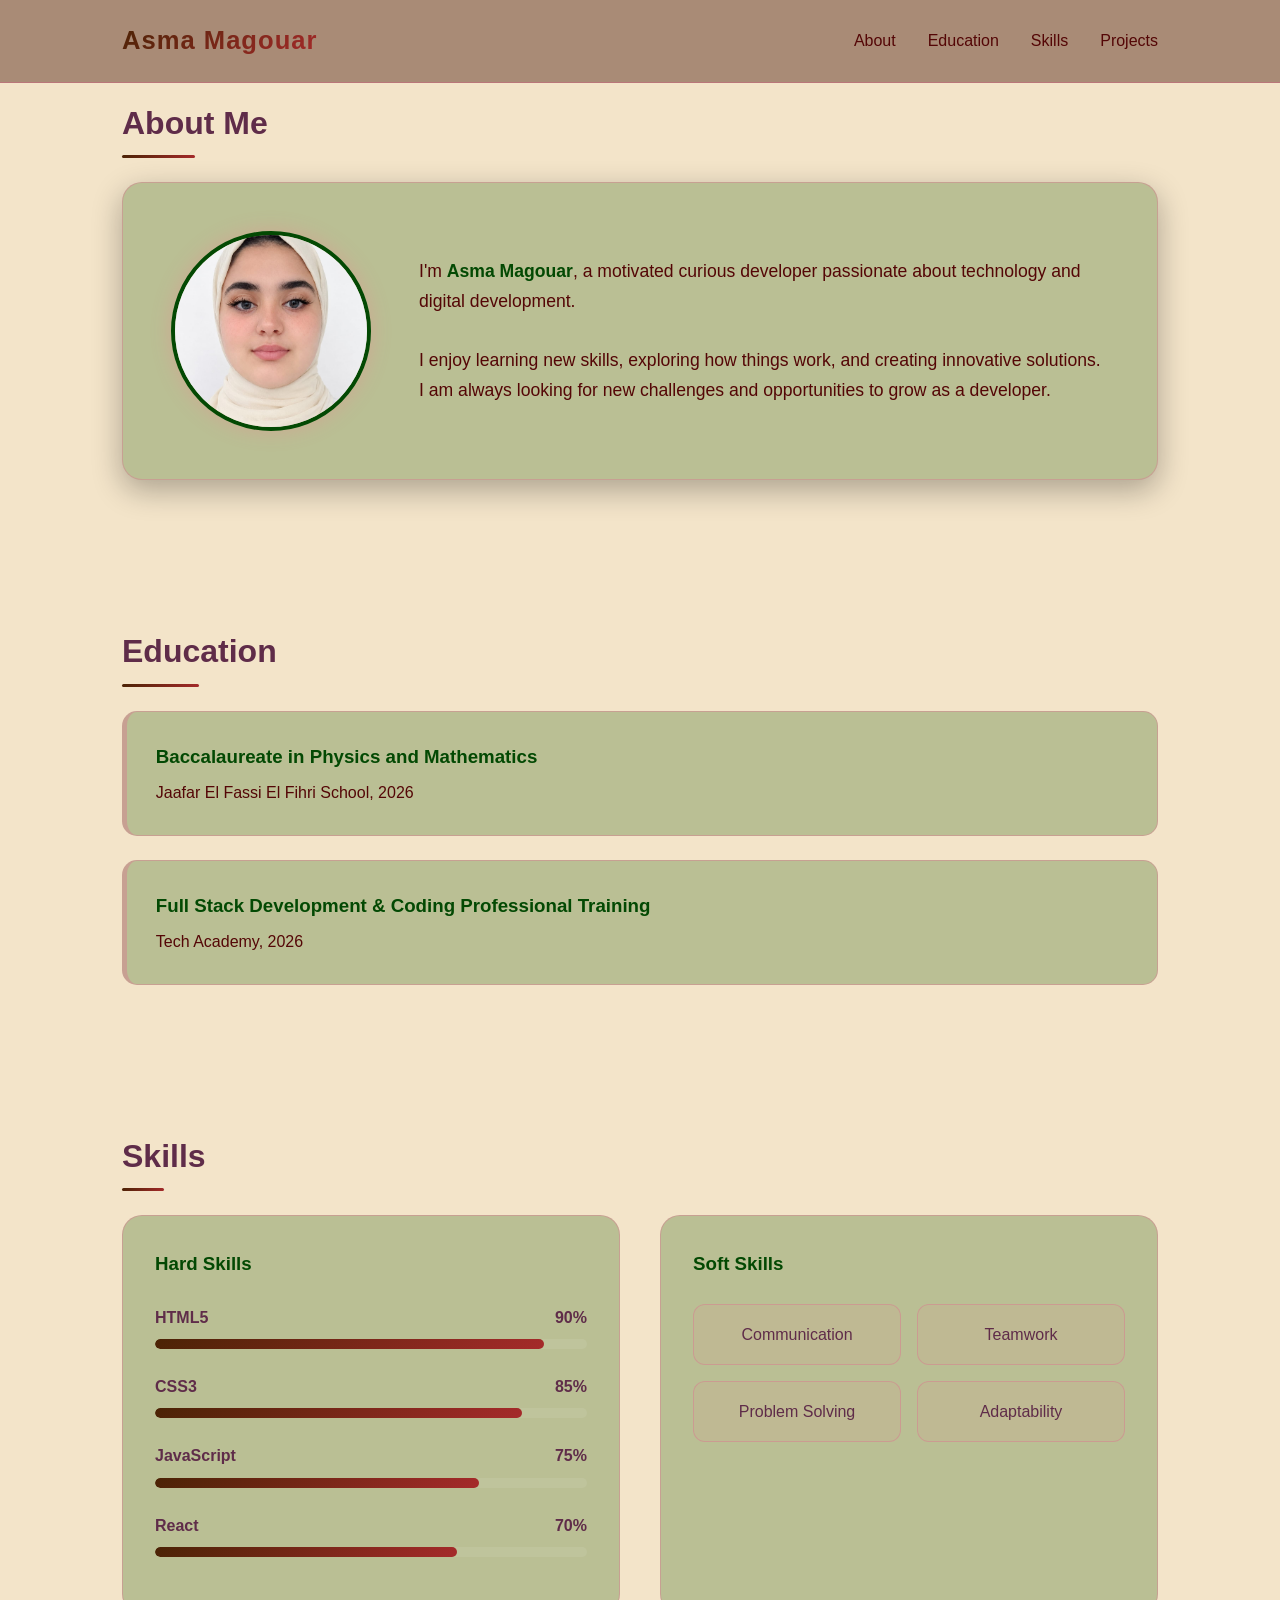
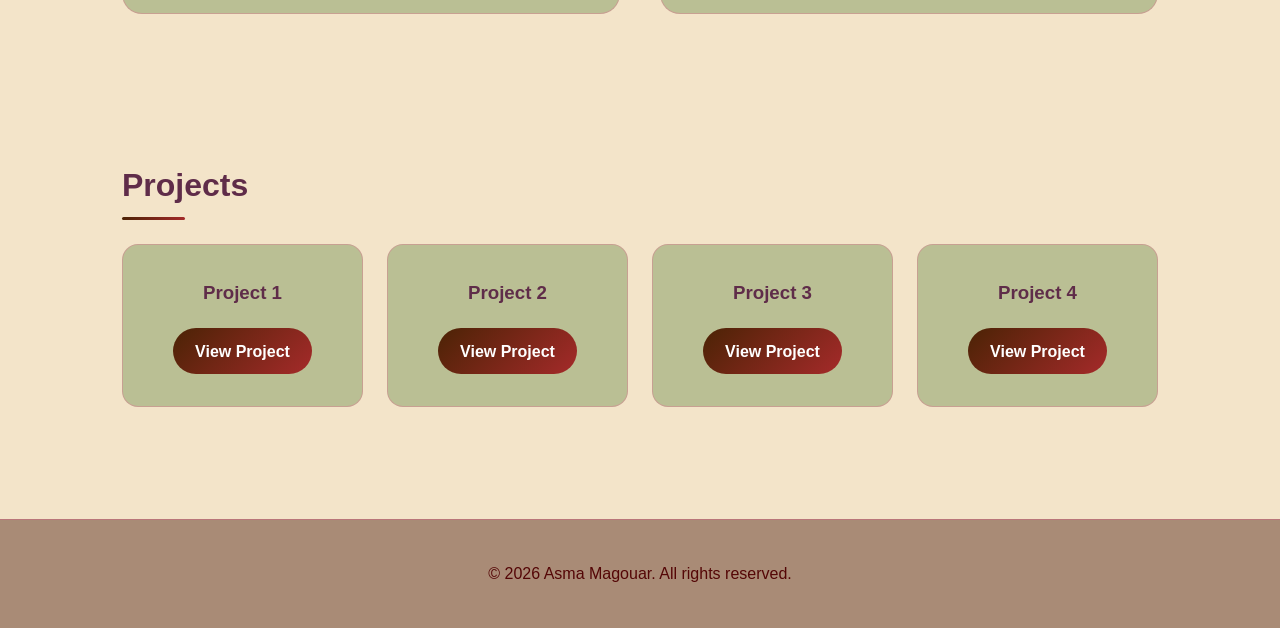
<file: index.html>
<!DOCTYPE html>
<html lang="fr">
<head>
    <meta charset="UTF-8">
    <meta name="viewport" content="width=device-width, initial-scale=1.0">
    <title>Asma Magouar - Portfolio</title>
    <link rel="stylesheet" href="style.css">
</head>
<body>

    <!-- NAVBAR -->
    <header>
        <nav>
            <div class="logo">Asma Magouar</div>
            <ul class="nav-links">
                <li><a href="#about">About</a></li>
                <li><a href="#education">Education</a></li>
                <li><a href="#skills">Skills</a></li>
                <li><a href="#projects">Projects</a></li>
            </ul>
        </nav>
    </header>

    <!-- ABOUT SECTION -->
    <section id="about">
        <h2>About Me</h2>
        <div class="about-container">
            <img src="photo de profile.jpeg" alt="Asma Magouar" class="profile-image">
            <div class="about-text">
                <p>
                    I'm <strong>Asma Magouar</strong>, a motivated curious developer passionate about technology and digital development.
                    <br><br>
                    I enjoy learning new skills, exploring how things work, and creating innovative solutions. I am always looking for new challenges and opportunities to grow as a developer.
                </p>
            </div>
        </div>
    </section>

    <!-- EDUCATION SECTION -->
    <section id="education">
        <h2>Education</h2>
        <div class="edu-timeline">
            <div class="edu-card">
                <h3>Baccalaureate in Physics and Mathematics</h3>
                <p>Jaafar El Fassi El Fihri School, 2026</p>
            </div>
            <div class="edu-card">
                <h3>Full Stack Development & Coding Professional Training</h3>
                <p>Tech Academy, 2026</p>
            </div>
        </div>
    </section>

    <!-- SKILLS SECTION -->
    <section id="skills">
        <h2>Skills</h2>
        <div class="skills-wrapper">
            <!-- Hard Skills -->
            <div class="skills-block">
                <h3 class="skills-title">Hard Skills</h3>
                
                <div class="skill-card">
                    <div class="skill-header">
                        <span>HTML5</span>
                        <span>90%</span>
                    </div>
                    <div class="bar"><i style="width: 90%"></i></div>
                </div>

                <div class="skill-card">
                    <div class="skill-header">
                        <span>CSS3</span>
                        <span>85%</span>
                    </div>
                    <div class="bar"><i style="width: 85%"></i></div>
                </div>

                <div class="skill-card">
                    <div class="skill-header">
                        <span>JavaScript</span>
                        <span>75%</span>
                    </div>
                    <div class="bar"><i style="width: 75%"></i></div>
                </div>

                <div class="skill-card">
                    <div class="skill-header">
                        <span>React</span>
                        <span>70%</span>
                    </div>
                    <div class="bar"><i style="width: 70%"></i></div>
                </div>
            </div>

            <!-- Soft Skills -->
            <div class="skills-block">
                <h3 class="skills-title">Soft Skills</h3>
                <ul class="soft-skills-list">
                    <li>Communication</li>
                    <li>Teamwork</li>
                    <li>Problem Solving</li>
                    <li>Adaptability</li>
                </ul>
            </div>
        </div>
    </section>

    <!-- PROJECTS SECTION -->
    <section id="projects">
        <h2>Projects</h2>
        <div class="project-grid">
            <div class="project-card">
                <h3>Project 1</h3>
                <a href="./mago/" target="_blank" class="btn-project">View Project</a>
            </div>
            <div class="project-card">
                <h3>Project 2</h3>
                <a href="./css/" target="_blank" class="btn-project">View Project</a>
            </div>
            <div class="project-card">
                <h3>Project 3</h3>
                <a href="./ex css is/petit.html" target="_blank" class="btn-project">View Project</a>
            </div>
            <div class="project-card">
                <h3>Project 4</h3>
                <a href="./ex.HEADER/accueil.html" target="_blank" class="btn-project">View Project</a>
            </div>
        </div>
    </section>

    <!-- FOOTER -->
    <footer>
        <p>&copy; 2026 Asma Magouar. All rights reserved.</p>
    </footer>

    <script src="script.js"></script>
</body>
</html>
</file>
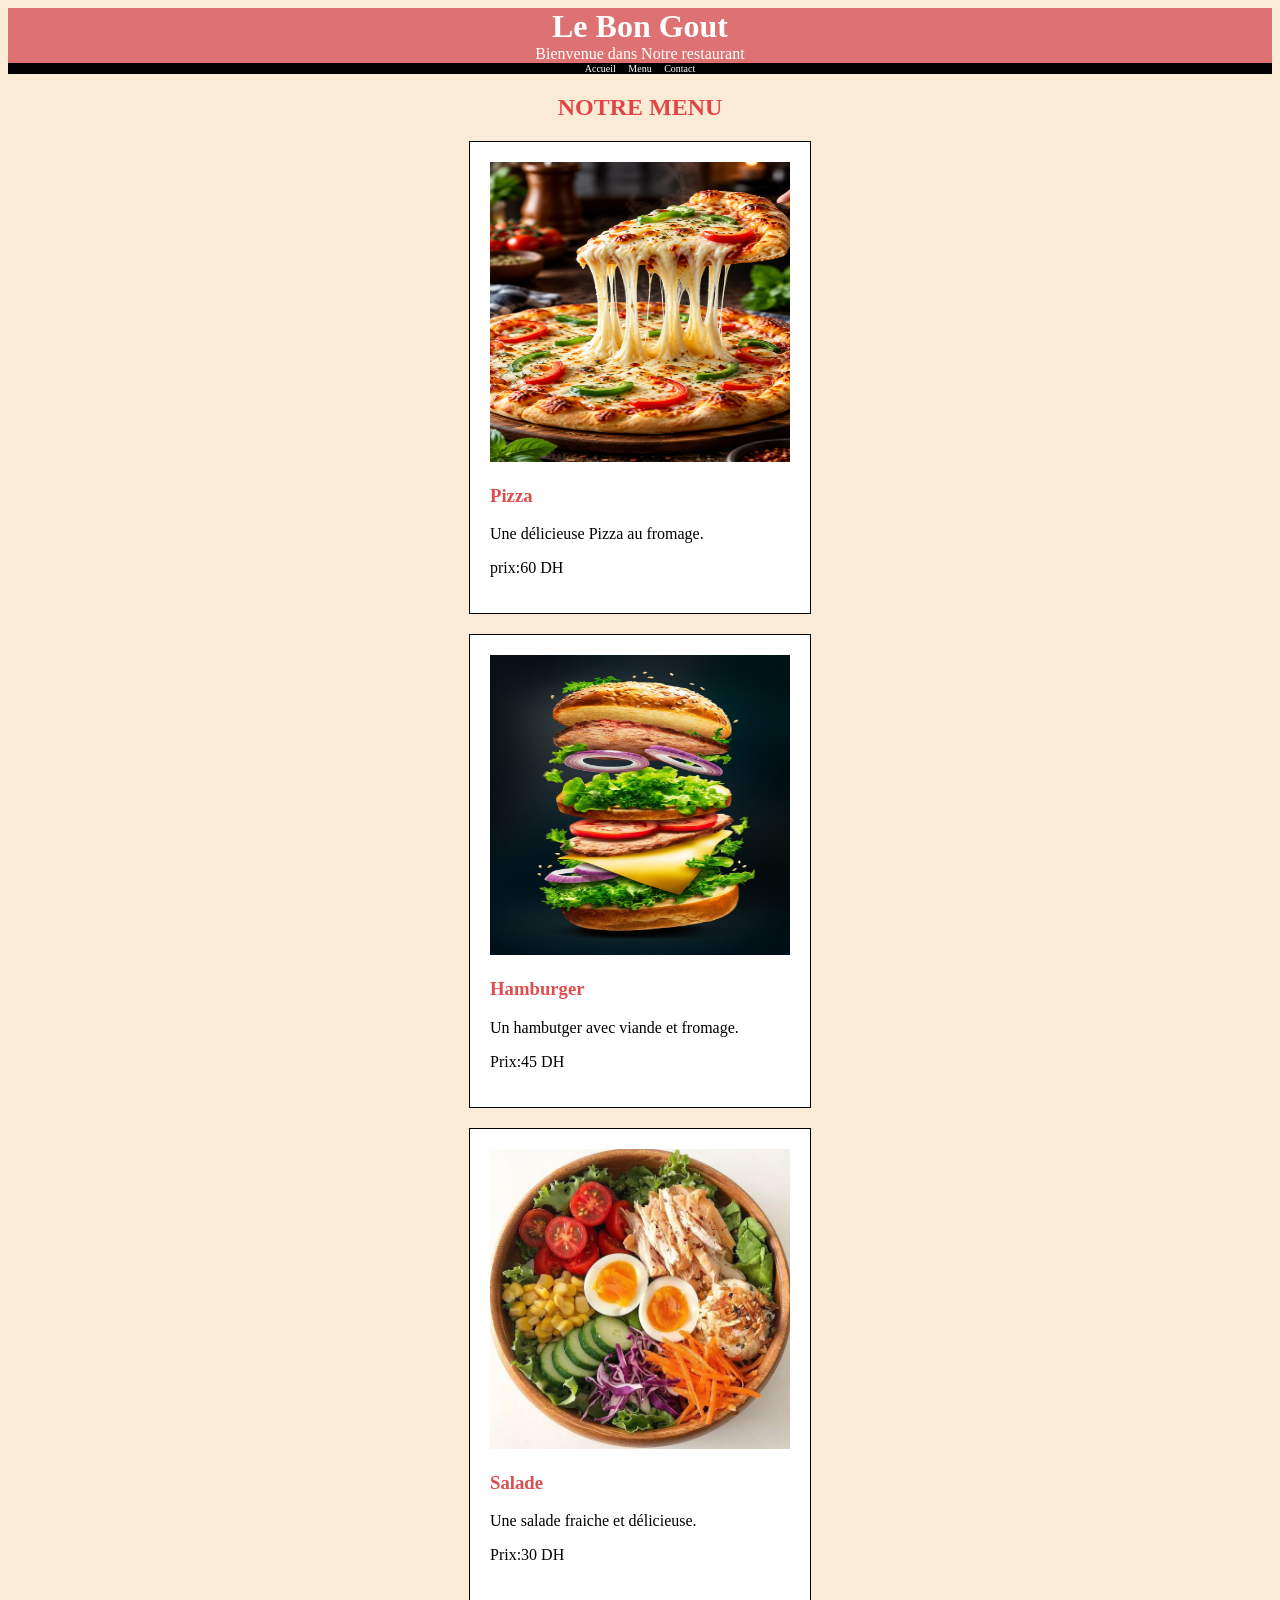
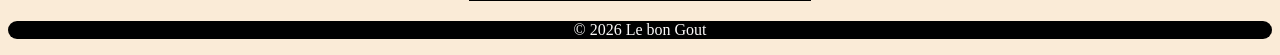
<file: CSS/index.html>
<!DOCTYPE html>
<html lang="en">
<head>
    <meta charset="UTF-8">
    <meta name="viewport" content="width=device-width, initial-scale=1.0">
    <title>MY Restaurant</title>
    <link rel="stylesheet" href="style.css">
</head>
<body>
    <div>
        <header>
    <h1 class="H1">Le Bon Gout</h1>
    <p class="H1">Bienvenue dans Notre restaurant</p>
    <nav>
    
    <a href="accueil.html">Accueil</a>
    <a href="menu.html">Menu</a>
    <a href="contact.html">Contact</a>
    </nav>
        </header>
    <Section>
        <H2>NOTRE MENU</H2>
    </Section>
    <section>
        <div class="carte">
            <img src="Dramatic Cheese Pizza Pull.jpg" alt="pizza"  >
            <h3>Pizza</h3>
            <p>Une délicieuse Pizza au fromage.</p>
            <p>prix:60 DH</p>
        </div>
    </section>
    <section>
        <div class="carte">
<img src="Hambúrguer.jpg" alt="burger" >
<h3>Hamburger</h3>
<p>Un hambutger avec viande et fromage.</p>
<P>Prix:45 DH</P>
        </div>
    </section>
    <section>
        <div class="carte">
<img src="salad.jpg" alt="salad" >
<h3>Salade</h3>
<p>Une salade fraiche et délicieuse.</p>
<p>Prix:30 DH</p>
        </div>
    </section>
    </div>
    <footer>
        <p> &COPY; 2026 Le bon Gout</p>
    
    </footer>
</body>
</html>
</file>
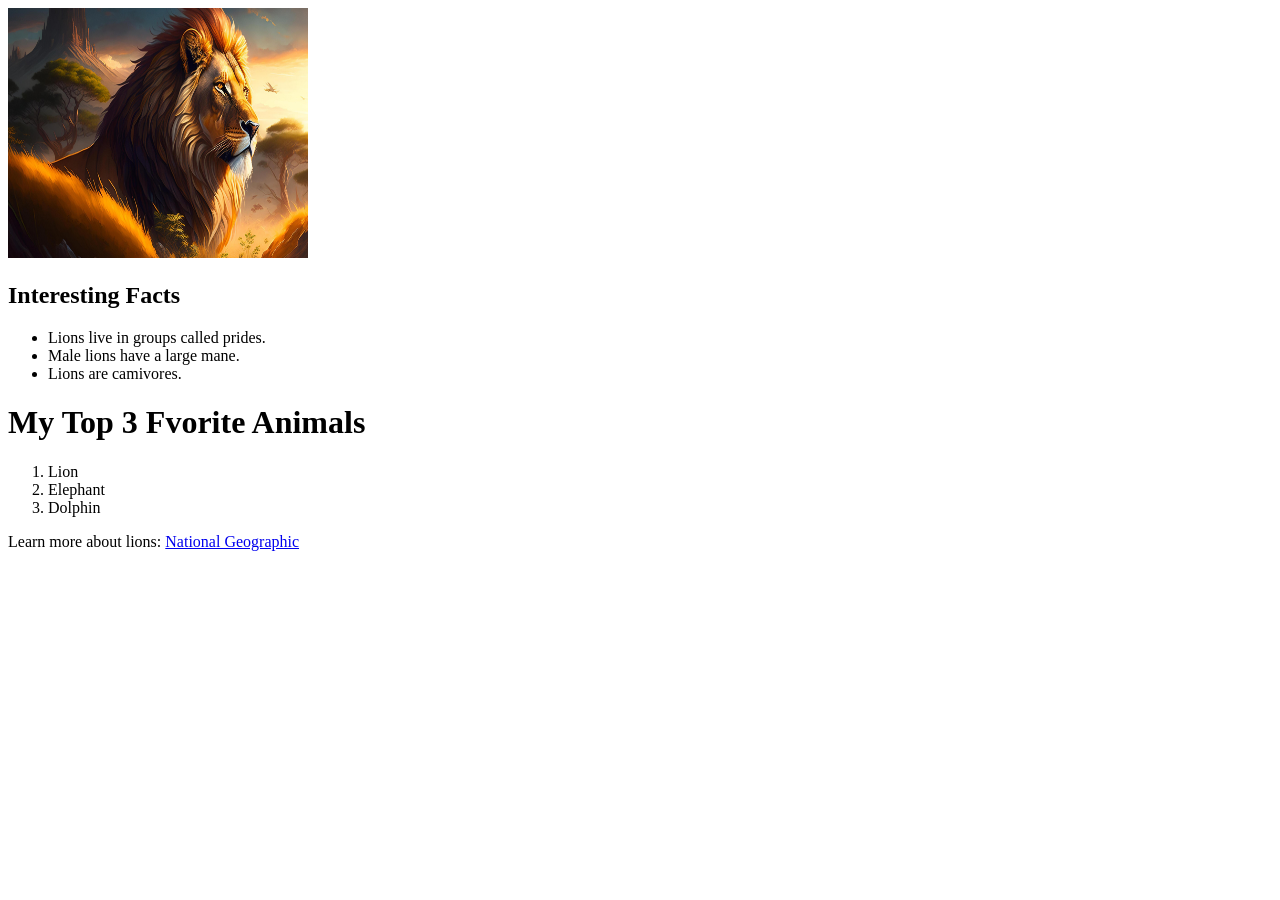
<file: mago/index.HTML>
<!DOCTYPE html>
<html lang="en">
<head>
    <meta charset="UTF-8">
    <meta name="viewport" content="width=device-width, initial-scale=1.0">
    <title>Projet</title>
</head>
<body>
    <img src="lion-in-the-jungle-3d-illustration-of-a-lion-ai-generated-free-photo.jpg" alt="lion photo" width="300" height="250"/>
    <h2>Interesting Facts</h2>
    <ul>
        <li>Lions live in groups called prides.</li>
    <li>Male lions have a large mane.</li>
    <li>Lions are camivores.</li>
</ul>
<H1>My Top 3 Fvorite Animals</H1>
<ol type="1">
    <li>Lion</li>
<li>Elephant</li>
<li>Dolphin</li>
</ol>
<p>Learn more about lions: <a href="http://">National Geographic</a></p>
</body>
</html>
</file>
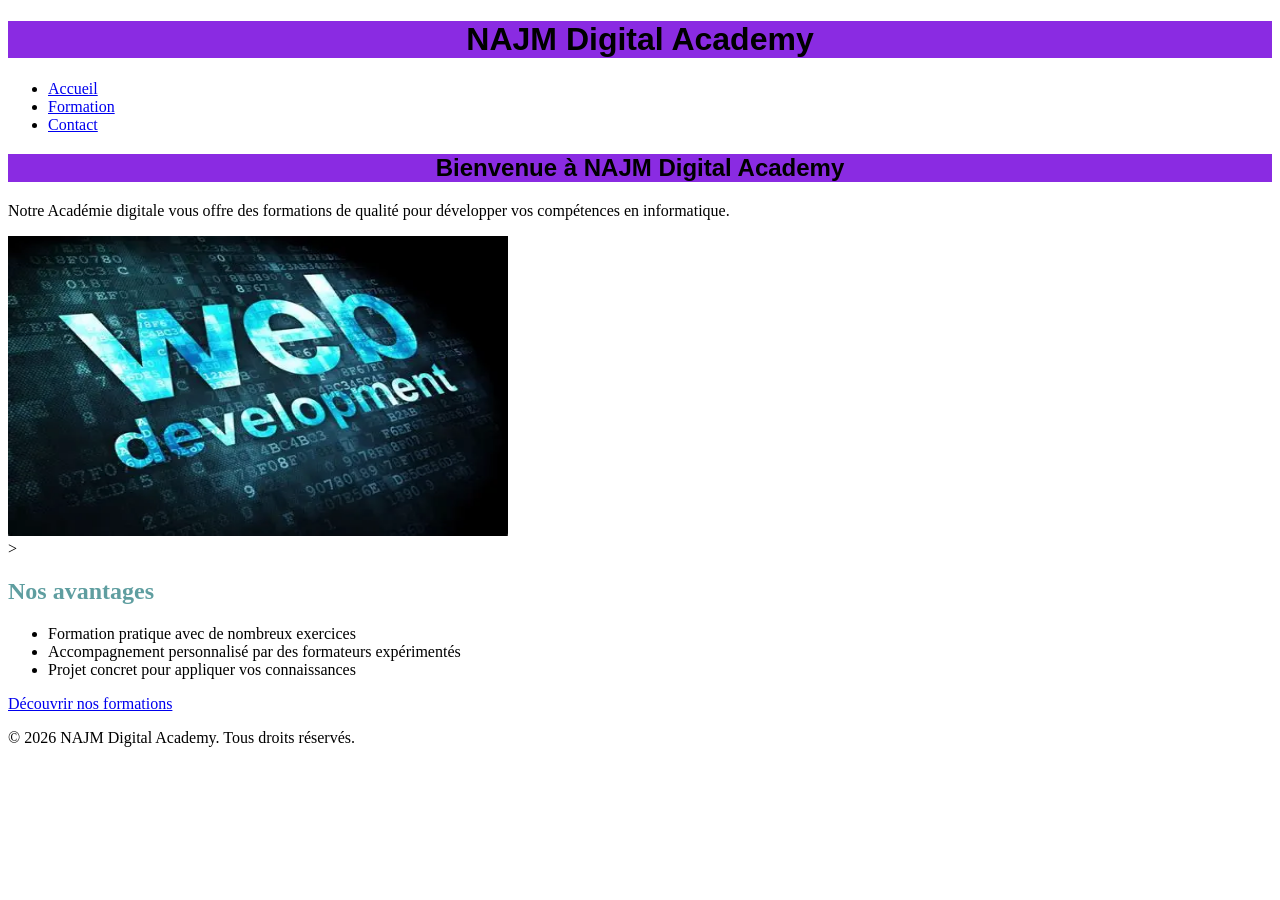
<file: ex.HEADER/accueil.html>
<!DOCTYPE html>
<html lang="en">
<head>
    <meta charset="UTF-8">
    <meta name="viewport" content="width=device-width, initial-scale=1.0">
    <title>My Website</title>
    <link rel="stylesheet" href="style.css">
</head>
<body>
 <header>
    <h1>NAJM Digital Academy </h1>
 <nav>
        <ul>
          <li><a href="accueil.html">Accueil</a></li>
          <li><a href="formation.html">Formation</a></li>
          <li><a href="contact.html">Contact</a></li>
        </ul> 
 </nav>
 </header>
 <main>
   <section> 
    <div>
<h1>Bienvenue à NAJM Digital Academy</h1>
<p>Notre Académie digitale vous offre des formations de qualité pour développer vos compétences en informatique.</p>
<img src="OIP.webp" alt="img dev" width="500" height="300">
</div>
</section> 
<section>>

    <h2 id="no">Nos avantages</h2>
    <ul>
        <li>Formation pratique avec de nombreux exercices</li>
    <li>Accompagnement personnalisé par des formateurs expérimentés</li>
    <li>Projet concret pour appliquer vos connaissances</li></ul>
      <a href="contact.html">Découvrir nos formations</a>
</section>
 </main>
 <footer>
    <p>&copy; 2026 NAJM Digital Academy. Tous droits réservés.</p>

</footer>
</body>
</html>
</file>
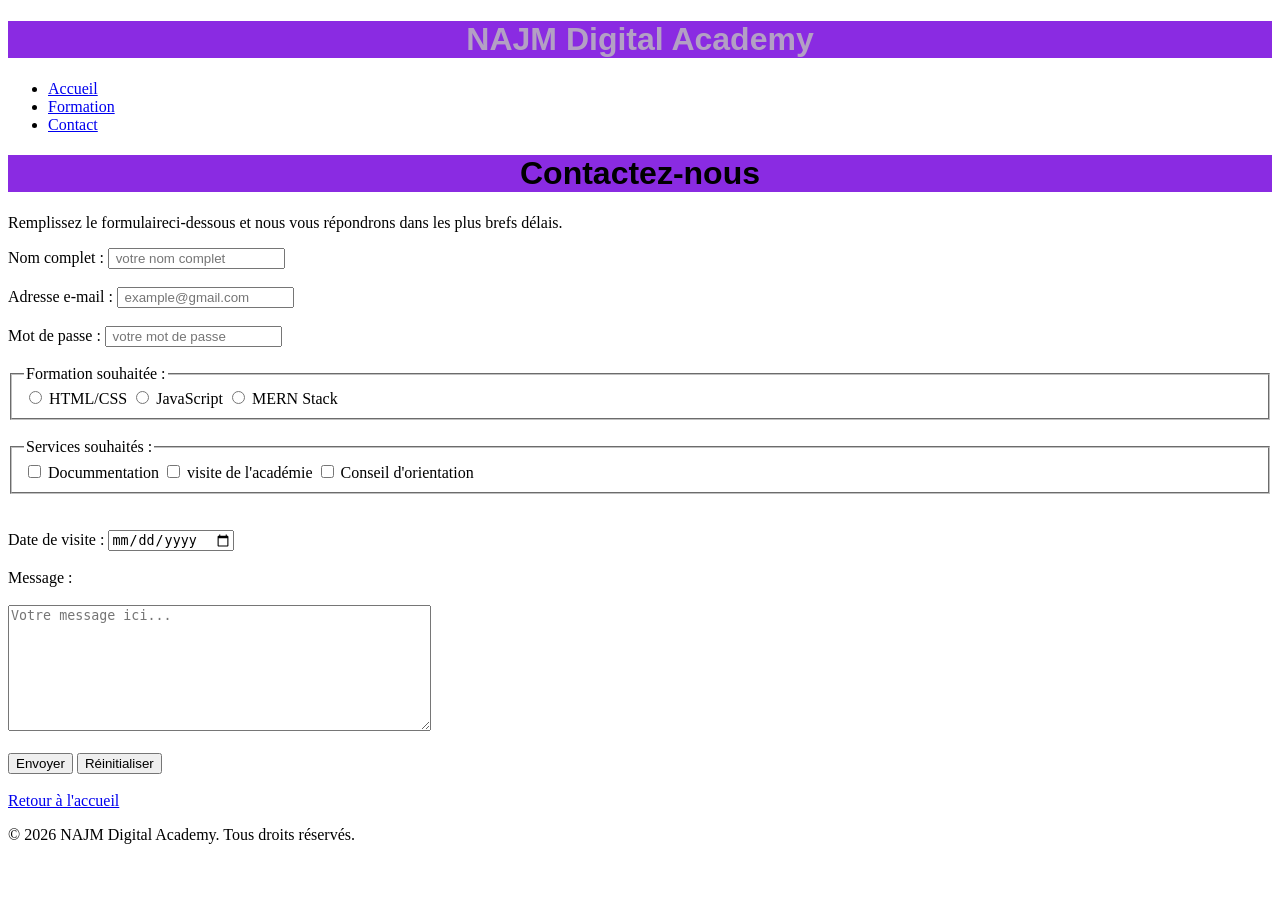
<file: ex.HEADER/contact.html>
<!DOCTYPE html>
<html lang="fr">
<head>
    <meta charset="UTF-8">
    <meta name="viewport" content="width=device-width, initial-scale=1.0">
    <title>My Website</title>
    <link rel="stylesheet" href="style.css">
</head>
<body>
    <header>
        <h1 id="jiji">NAJM Digital Academy</h1>
        <nav>
            <ul>
            <li><a href="accueil.html">Accueil</a></li>
            <li><a href="formation.html">Formation</a></li>
            <li><a href="contact.html">Contact</a></li>
            </ul>
            </nav> 
            </header>
       <main >
        <h1>Contactez-nous</h1>
        <p>Remplissez le formulaireci-dessous et nous vous répondrons dans les plus brefs délais.</p>
<label for="nom">Nom complet :</label>
        <input type="text" id="nom" name="nom"  placeholder=" votre nom complet" required> <br> <br>
<label for="email">Adresse e-mail :</label>
        <input type="email" id="email" name="email"  placeholder=" example@gmail.com" required> <br> <br>
<label for="pasw">Mot de passe :</label>
        <input type="password" id="pasw" name="pasw"  placeholder=" votre mot de passe" required> <br> <br>
<fieldset>
        <legend>Formation souhaitée :</legend>
       <input type="radio" id="formation1" name="formation" value="formation1">
        <label for="formation1">HTML/CSS</label>
     <input type="radio" id="formation2" name="formation" value="formation2">
        <label for="formation2">JavaScript</label>
     <input type="radio" id="formation3" name="formation" value="formation3">
        <label for="formation3">MERN Stack</label>
</fieldset> <br>
<fieldset>
<legend>Services souhaités :</legend>
<input type="checkbox" id="service1" name="service" >
        <label for="service1">Docummentation</label>
     <input type="checkbox" id="service2" name="service" >
        <label for="service2">visite de l'académie</label>
     <input type="checkbox" id="service3" name="service" >
        <label for="service3">Conseil d'orientation</label>
</fieldset> <br> <br>
<label for="date">Date de visite :</label>
        <input type="date" id="date" name="date" required> <br> <br>

        <label for="message">Message :</label> <br> <br>
        <textarea id="message" name="message" placeholder="Votre message ici..." required rows="8" cols="50"></textarea> <br> <br>
        <button type="submit">Envoyer</button>
        <button type="reset">Réinitialiser</button> <br> <br>
        <a href="accueil.html">Retour à l'accueil</a>
       </main>    
       <footer>
        <p>&copy; 2026 NAJM Digital Academy. Tous droits réservés.</p>
       </footer>
</body>
</html>
</file>
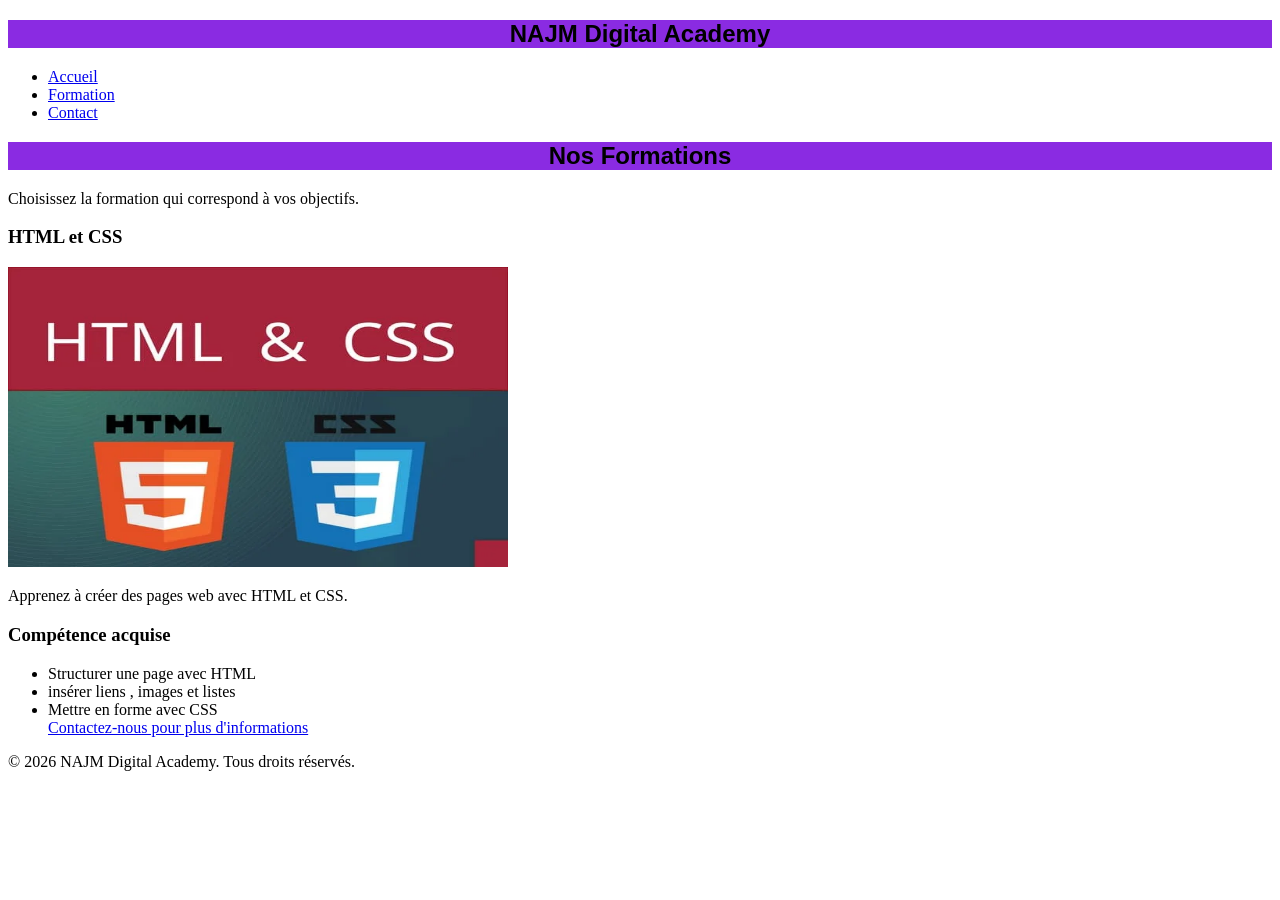
<file: ex.HEADER/formation.html>
<!DOCTYPE html>
<html lang="en">
<head>
    <meta charset="UTF-8">
    <meta name="viewport" content="width=device-width, initial-scale=1.0">
    <title>My Website</title>
    <link rel="stylesheet" href="style.css">
</head>
<body>
 <header>
      <nav>
        <h1>NAJM Digital Academy </h1>
        <ul>
          <li><a href="accueil.html">Accueil</a></li>
          <li><a href="formation.html">Formation</a></li>
          <li><a href="contact.html">Contact</a></li>
        </ul> 
</nav>
 </header>
 <main>
   <section>
    <h1>Nos Formations</h1>
    <P>Choisissez la formation qui correspond à vos objectifs.</P>
    <H3>HTML et CSS</H3>
    <img src="htmlcss.webp" alt="img html css" width="500" height="300">
    <P>Apprenez à créer des pages web avec HTML et CSS.</P>
     </section>
     <section>
        <H3>Compétence acquise</H3>
        <ul>
            <li>Structurer une page avec HTML</li>
            <li>insérer liens , images et listes</li>
            <li>Mettre en forme avec CSS</li>
            <a href="contact.html">Contactez-nous pour plus d'informations</a>
         </section>
 </main>
 <footer>
    <p>&copy; 2026 NAJM Digital Academy. Tous droits réservés.</p>

</footer>
</body>
</html>
</file>
<file: style.css>
/* === PALETTE MAUVE & PINK === */
:root {
    --bg-dark: #F3E4C9;
    --bg-card: #BABF94;
    --bg-card-hover: #A98B76;
    --text-main: #5f2c49;
    --text-muted: rgb(84, 6, 6);
    --accent-pink: rgb(3, 73, 3);
    --accent-mauve: rgb(204, 252, 204);
    --accent-light: rgb(71, 29, 29);
    --border-color: rgba(247, 37, 133, 0.2);
    --gradient: linear-gradient(135deg, #4b2305 0%, brown 100%);
    --glow: 0 0 20px rgba(255, 117, 143, 0.3);
    --transition: all 0.3s ease-in-out;
}

* {
    margin: 0;
    padding: 0;
    box-sizing: border-box;
    font-family: 'Segoe UI', Roboto, Helvetica, Arial, sans-serif;
    scroll-behavior: smooth;
}

body {
    background-color: var(--bg-dark);
    color: var(--text-main);
    line-height: 1.7;
    overflow-x: hidden;
}

/* === NAVIGATION === */
header {
    position: fixed;
    top: 0;
    width: 100%;
    background: #A98B76;
    backdrop-filter: blur(12px);
    z-index: 1000;
    border-bottom: 1px solid var(--border-color);
}

nav {
    max-width: 1100px;
    margin: 0 auto;
    display: flex;
    justify-content: space-between;
    align-items: center;
    padding: 1.2rem 2rem;
}

.logo {
    font-size: 1.6rem;
    font-weight: 700;
    background: var(--gradient);
    -webkit-background-clip: text;
    -webkit-text-fill-color: transparent;
    letter-spacing: 1px;
}

.nav-links {
    display: flex;
    list-style: none;
    gap: 2rem;
}

.nav-links a {
    color: var(--text-muted);
    text-decoration: none;
    font-weight: 500;
    transition: var(--transition);
}

.nav-links a:hover {
    color: var(--accent-pink);
    text-shadow: var(--glow);
}

/* === SECTIONS GENERAL === */
section {
    max-width: 1100px;
    margin: 0 auto;
    padding: 6rem 2rem 3rem 2rem;
}

h2 {
    font-size: 2rem;
    margin-bottom: 2rem;
    position: relative;
    display: inline-block;
    color: var(--text-main);
}

h2::after {
    content: '';
    position: absolute;
    left: 0;
    bottom: -8px;
    width: 50%;
    height: 3px;
    background: var(--gradient);
    border-radius: 2px;
}

/* === ABOUT SECTION === */
.about-container {
    display: flex;
    align-items: center;
    gap: 3rem;
    background: var(--bg-card);
    padding: 3rem;
    border-radius: 20px;
    border: 1px solid var(--border-color);
    box-shadow: 0 10px 30px rgba(10, 10, 10, 0.3);
}

.profile-image {
    width: 200px;
    height: 200px;
    border-radius: 50%;
    object-fit: cover;
    border: 4px solid var(--accent-pink);
    box-shadow: var(--glow);
    flex-shrink: 0;
}

.about-text p {
    color: var(--text-muted);
    font-size: 1.1rem;
}

.about-text strong {
    color: var(--accent-pink);
}

/* === EDUCATION SECTION === */
.edu-timeline {
    display: flex;
    flex-direction: column;
    gap: 1.5rem;
}

.edu-card {
    background: var(--bg-card);
    padding: 1.8rem;
    border-radius: 15px;
    border-left: 5px solid var(--accent-pink);
    border: 1px solid var(--border-color);
    border-left-width: 5px;
    transition: var(--transition);
}

.edu-card:hover {
    transform: translateX(8px);
    background: var(--bg-card-hover);
}

.edu-card h3 {
    color: var(--accent-pink);
    margin-bottom: 0.4rem;
}

.edu-card p {
    color: var(--text-muted);
}

/* === SKILLS SECTION === */
.skills-wrapper {
    display: grid;
    grid-template-columns: 1fr 1fr;
    gap: 2.5rem;
}

.skills-block {
    background: var(--bg-card);
    padding: 2rem;
    border-radius: 20px;
    border: 1px solid var(--border-color);
}

.skills-title {
    margin-bottom: 1.5rem;
    color: var(--accent-pink);
}

.skill-card {
    margin-bottom: 1.5rem;
}

.skill-header {
    display: flex;
    justify-content: space-between;
    margin-bottom: 0.5rem;
    font-weight: 600;
}

.bar {
    height: 10px;
    background: rgba(255, 255, 255, 0.08);
    border-radius: 10px;
    overflow: hidden;
}

.bar i {
    display: block;
    height: 100%;
    background: var(--gradient);
    border-radius: 10px;
    transition: width 1s ease-in-out;
}

.soft-skills-list {
    list-style: none;
    display: grid;
    grid-template-columns: repeat(2, 1fr);
    gap: 1rem;
}

.soft-skills-list li {
    background: rgba(255, 117, 143, 0.08);
    padding: 1rem;
    border-radius: 12px;
    border: 1px solid var(--border-color);
    text-align: center;
    color: var(--text-main);
    font-weight: 500;
    transition: var(--transition);
}

.soft-skills-list li:hover {
    background: var(--accent-mauve);
    transform: translateY(-3px);
}

/* === PROJECTS SECTION === */
.project-grid {
    display: grid;
    grid-template-columns: repeat(auto-fit, minmax(230px, 1fr));
    gap: 1.5rem;
}

.project-card {
    background: var(--bg-card);
    padding: 2rem;
    border-radius: 16px;
    border: 1px solid var(--border-color);
    text-align: center;
    transition: var(--transition);
    display: flex;
    flex-direction: column;
    justify-content: space-between;
    align-items: center;
}

.project-card:hover {
    transform: translateY(-8px);
    border-color: var(--accent-pink);
    box-shadow: var(--glow);
}

.project-card h3 {
    margin-bottom: 1.2rem;
    color: var(--text-main);
}

.btn-project {
    display: inline-block;
    padding: 0.6rem 1.4rem;
    background: var(--gradient);
    color: #fff;
    text-decoration: none;
    border-radius: 25px;
    font-weight: 600;
    transition: var(--transition);
}

.btn-project:hover {
    opacity: 0.9;
    box-shadow: var(--glow);
}

/* === FOOTER === */
footer {
    text-align: center;
    padding: 2.5rem 1rem;
    margin-top: 4rem;
    border-top: 1px solid var(--border-color);
    color: var(--text-muted);
    background: #A98B76;
}

/* === RESPONSIVE DESIGN === */
@media (max-width: 768px) {
    .about-container {
        flex-direction: column;
        text-align: center;
    }
    .skills-wrapper {
        grid-template-columns: 1fr;
    }
    .nav-links {
        gap: 1rem;
    }
  }
</file>
<file: CSS/style.css>
header{
    text-align: center;
}
.H1{
    background-color: rgb(222, 114, 114);
    color: white;
    margin: 0%;
}
nav{
background: black;
font-size: 10px;
gap: 20px;
}
a{
    color: white;
    text-decoration: none;
    font-size: 10px ; 
    padding: 5px 5px;
}
h3{
    color: rgb(210, 39, 39);
    
}
.carte{
    margin: 20px auto;
    border: 1px solid black;
    padding: 20px;
    width: 300px;
    background-color: white;
}
body{
    background-color: antiquewhite;
}
img{
    width: 300px;
    height: 300px;
}
h2{color: rgb(225, 70, 70);
text-align: center;}
footer{
    color: rgb(251, 249, 249);
    background-color: black;
    border-radius: 20px;
    margin: 0px 0px;
    text-align: center;
}
h3{
    color: rgb(223, 78, 78);
}
</file>
<file: ex.HEADER/style.css>
h1{color: hsl(from color h s l);
font-family: Verdana, Geneva, Tahoma, sans-serif;
text-align: center;
grid-template-columns: max-content;
background-color: blueviolet;
}
#no{color: cadetblue;}
#jiji{ color: rgb(179, 160, 196);}
</file>
